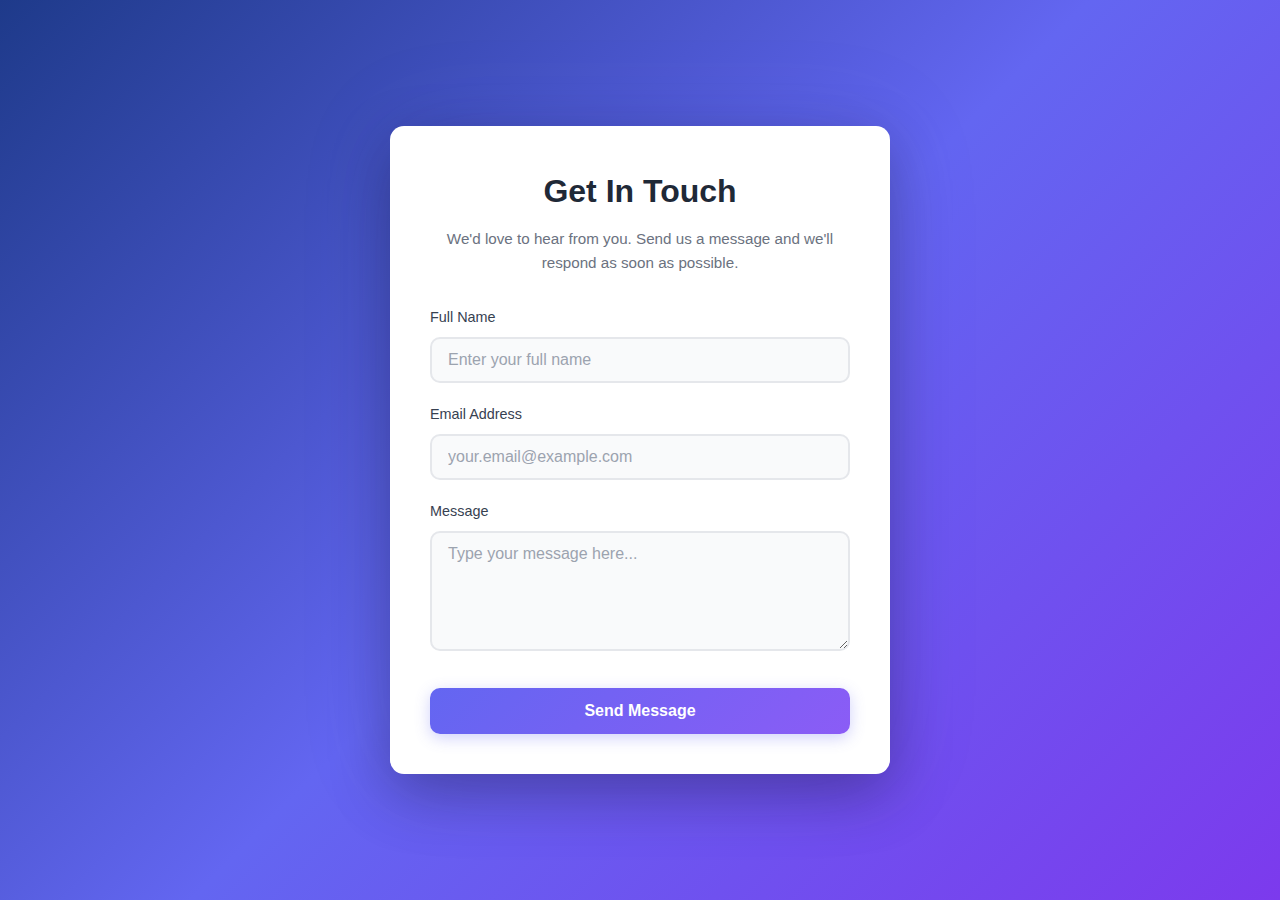
<file: Task2/Contact Form/index.html>
<!DOCTYPE html>
<html lang="en">
<head>
    <meta charset="UTF-8">
    <meta name="viewport" content="width=device-width, initial-scale=1.0">
    <title>Contact Form</title>
    <link rel="stylesheet" href="style.css">
</head>
<body>
    <main class="container">
        <div class="form-wrapper">
            <h1>Get In Touch</h1>
            <p class="subtitle">We'd love to hear from you. Send us a message and we'll respond as soon as possible.</p>
            <form id="contactForm" novalidate>
                <div class="form-group">
                  <label for="name">Full Name</label>
                    <input 
                        type="text" 
                        id="name" 
                        name="name" 
                        placeholder="Enter your full name"
                        required
                        aria-required="true"
                    >
                    <span class="error-message" id="nameError"></span>
                </div>
                <div class="form-group">
                                        <label for="email">Email Address</label>
                    <input 
                        type="email" 
                        id="email" 
                        name="email" 
                        placeholder="your.email@example.com"
                        required
                        aria-required="true"
                    >
                    <span class="error-message" id="emailError"></span>
                </div>
                <div class="form-group">
                                        <label for="message">Message</label>
                    <textarea 
                        id="message" 
                        name="message" 
                        rows="5" 
                        placeholder="Type your message here..."
                        required
                        aria-required="true"
                    ></textarea>
                    <span class="error-message" id="messageError"></span>
                </div>
                <button type="submit" class="submit-btn">
                    Send Message
                </button>

                <div class="success-message" id="successMessage">
                    ✓ Message sent successfully!
                </div>
            </form>
        </div>
    </main>
    <script src="script.js"></script>
</body>
</html>
</file>
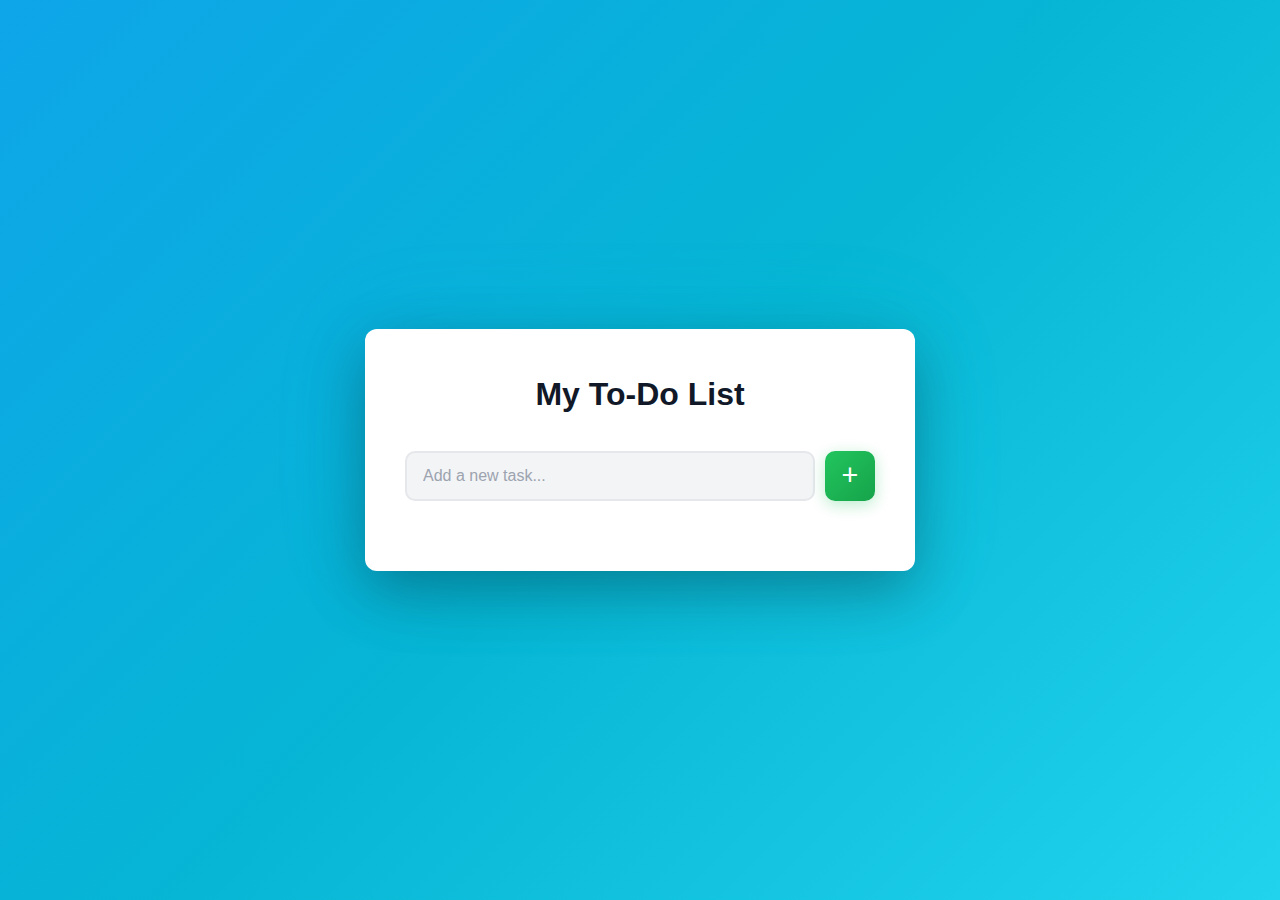
<file: Task2/To-Do List/index.html>
<!DOCTYPE html>
<html lang="en">
<head>
    <meta charset="UTF-8">
    <meta name="viewport" content="width=device-width, initial-scale=1.0">
    <title>Todo List</title>
    <link rel="stylesheet" href="style.css">
</head>
<body>
    <main class="container">
        <div class="app-wrapper">
            <h1>My To-Do List</h1>
            <div class="inpt-section">
                <input 
                    type="text" 
                    id="todoInput" 
                    placeholder="Add a new task..."
                    aria-label="New todo item"
                >
                <button id="addBtn" aria-label="Add todo item">
                    <span>+</span>
                </button>
            </div>
                <ul id="todo" class="todo-list">
                    <!-- Todos Here -->
                </ul>
        </div>
    </main>

    <script src="script.js"></script>
</body>
</html>
</file>
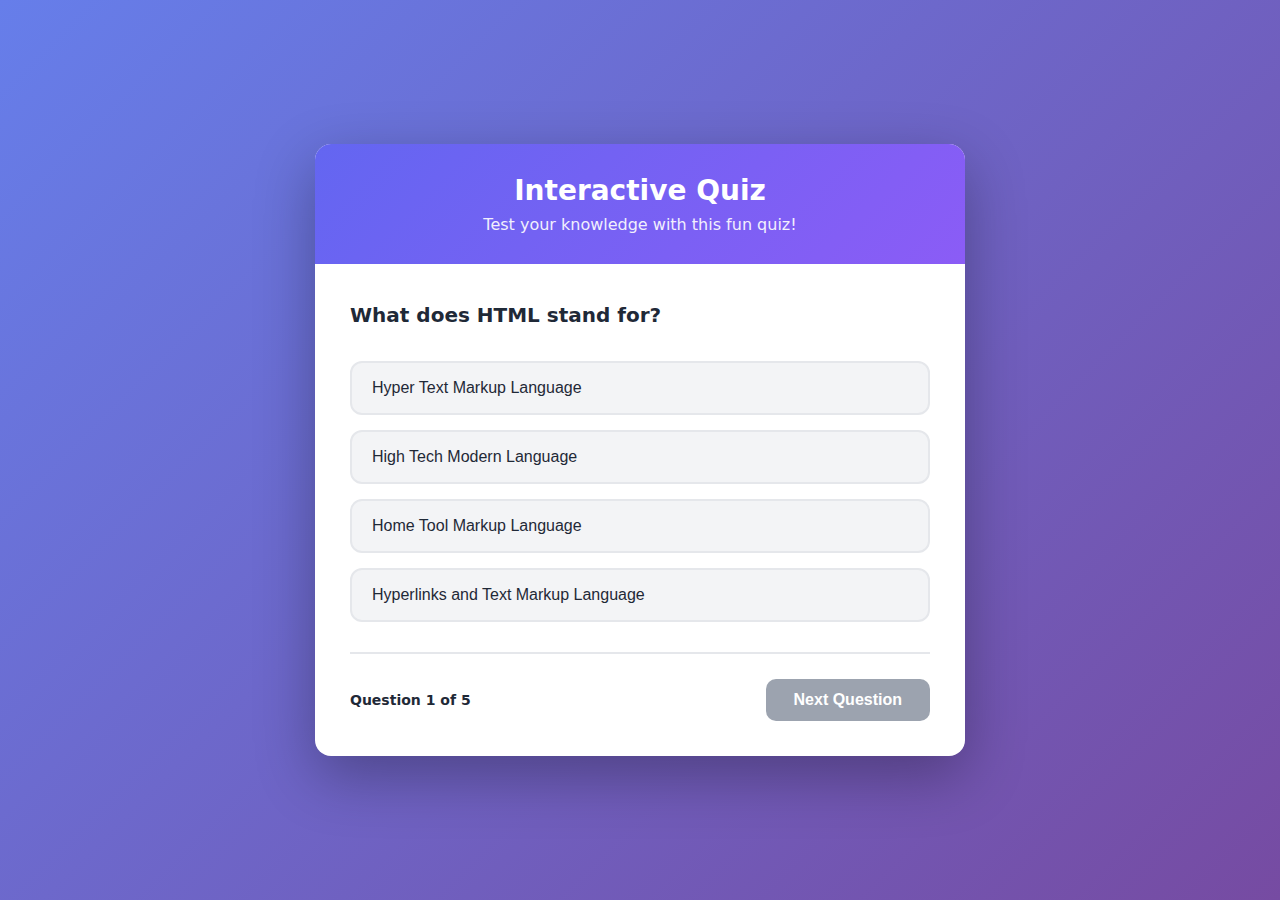
<file: Task3/Interactive Quiz/index.html>
<!DOCTYPE html>
<html lang="en">
<head>
    <meta charset="UTF-8">
    <meta name="viewport" content="width=device-width, initial-scale=1.0">
    <title>Interactive Quiz App</title>
    <link rel="stylesheet" href="style.css">
</head>
<body>
    <main class="quiz-container">
        <header class="quiz-header">
            <h1>Interactive Quiz</h1>
            <p>Test your knowledge with this fun quiz!</p>
        </header>

        <div class="quiz-content" id="quizContent">
            <div class="question-box">
                <h2 class="question-text" id="questionText">Question will appear here</h2>
            </div>

            <div class="options-container" id="optionsContainer">
                <!-- Options will be generated dynamically -->
            </div>

            <div class="quiz-footer">
                <div class="question-counter" id="questionCounter">
                    <span>Question <span id="currentQuestion">1</span> of <span id="totalQuestions">5</span></span>
                </div>
                <button class="btn btn-next" id="nextBtn">Next Question</button>
            </div>
        </div>

        <div class="result-container hidden" id="resultContainer">
            <div class="result-content">
                <h2>Quiz Completed!</h2>
                <div class="score-circle">
                    <div class="score-value" id="scoreValue">0</div>
                    <div class="score-label">out of <span id="totalScore">5</span></div>
                </div>
                <p class="score-message" id="scoreMessage">Great job!</p>
                <button class="btn btn-restart" id="restartBtn">Restart Quiz</button>
            </div>
        </div>
    </main>

    <script src="script.js"></script>
</body>
</html>
</file>
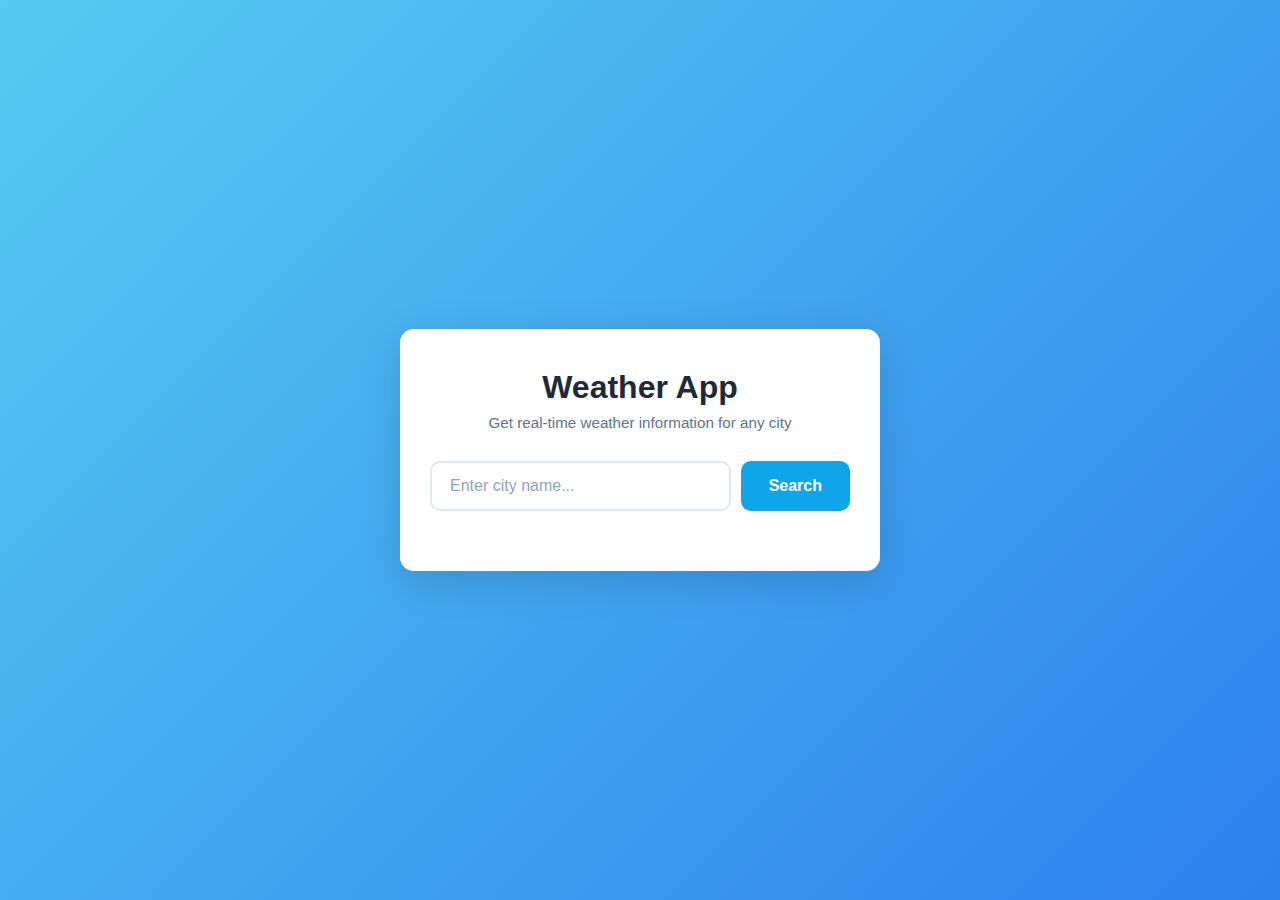
<file: Task3/Weather App/index.html>
<!DOCTYPE html>
<html lang="en">
<head>
    <meta charset="UTF-8">
    <meta name="viewport" content="width=device-width, initial-scale=1.0">
    <title>Weather App | Real-Time Weather Data</title>
    <link rel="stylesheet" href="style.css">
</head>
<body>
    <main class="container">
        <div class="weather-card">
            <h1>Weather App</h1>
            <p class="subtitle">Get real-time weather information for any city</p>
            
            <div class="search-container">
                <input 
                    type="text" 
                    id="cityInput" 
                    class="city-input" 
                    placeholder="Enter city name..."
                    autocomplete="off"
                >
                <button id="searchBtn" class="search-btn">Search</button>
            </div>

            <div id="errorMessage" class="error-message hidden">
                City not found. Please try again.
            </div>

            <div id="weatherInfo" class="weather-info hidden">
                <div class="weather-details">
                    <h2 id="cityName" class="city-name">London</h2>
                    <div class="temperature-container">
                        <span id="temperature" class="temperature">15.5C</span>
                    </div>
                    <p id="weatherCondition" class="weather-condition">partly cloudy</p>
                    <div class="humidity-container">
                        <span class="humidity-label">Humidity:</span>
                        <span id="humidity" class="humidity-value">72</span>
                    </div>
                </div>
            </div>
        </div>
    </main>

    <script src="script.js"></script>
</body>
</html>
</file>
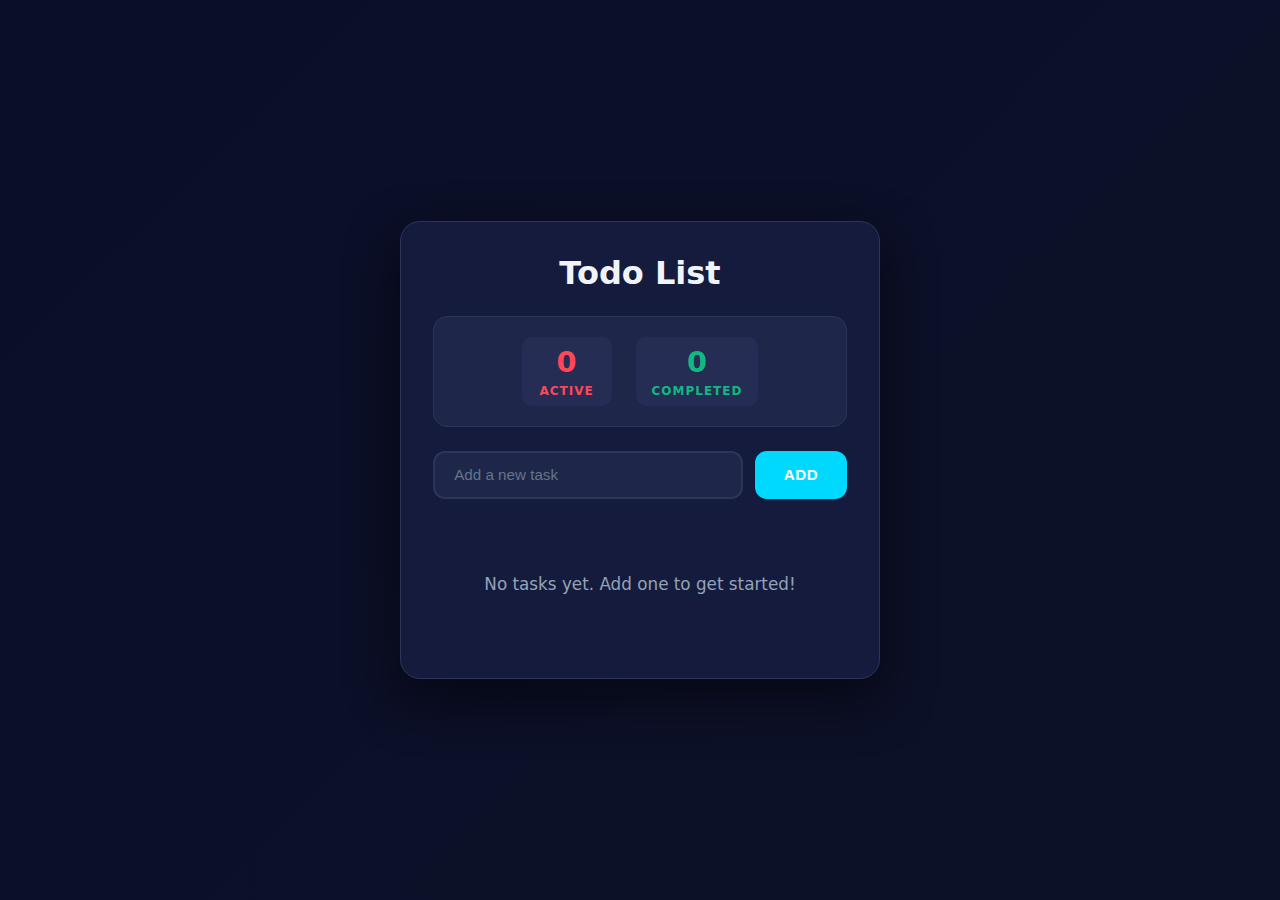
<file: Task4/To-do List/index.html>
<!DOCTYPE html>
<html lang="en">
<head>
    <meta charset="UTF-8">
    <meta name="viewport" content="width=device-width, initial-scale=1.0">
    <title>Todo List App</title>
    <link rel="stylesheet" href="style.css">
</head>
<body>
    <main class="todo-app">
        <h1>Todo List</h1>
        
        <!-- Task Counter Section -->
        <div class="task-stats">
            <span class="stat-item">
                <span class="stat-number" id="active-count">0</span>
                <span class="stat-label">Active</span>
            </span>
            <span class="stat-item">
                <span class="stat-number" id="completed-count">0</span>
                <span class="stat-label">Completed</span>
            </span>
        </div>
        
        <!-- Input Section -->
        <div class="todo-input">
            <input type="text" id="todo-input" placeholder="Add a new task" aria-label="New task">
            <button id="add-btn">Add</button>
        </div>
        
        <!-- Todo List -->
        <ul id="todo-list"></ul>
        
        <!-- Empty State -->
        <div class="empty-state" id="empty-state">
            <p class="empty-message">No tasks yet. Add one to get started!</p>
        </div>
    </main>
    
    <script src="script.js"></script>
</body>
</html>
</file>
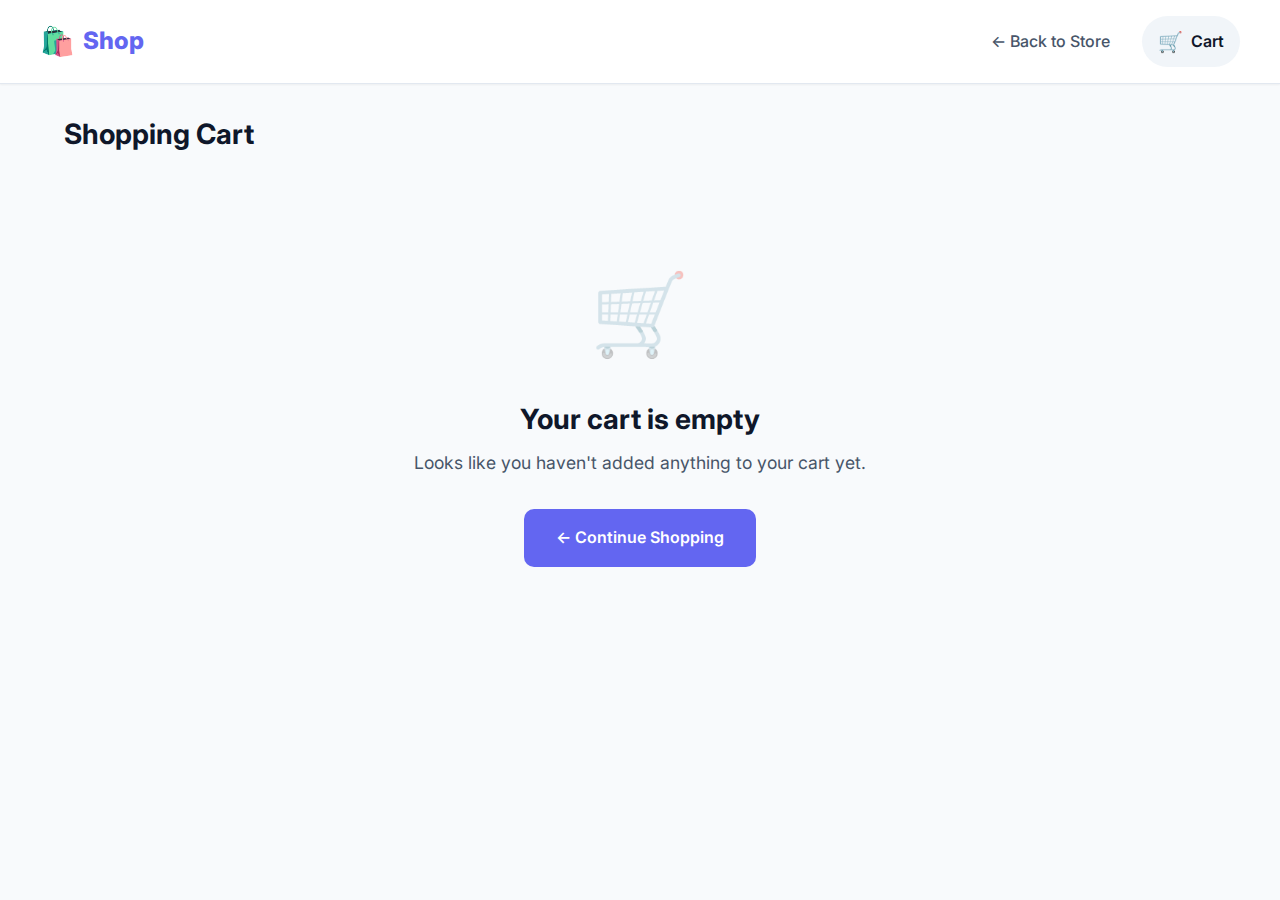
<file: Task5/cart.html>
<!DOCTYPE html>
<html lang="en">

<head>
    <meta charset="UTF-8">
    <meta name="viewport" content="width=device-width, initial-scale=1.0">
    <title>Shopping Cart - ShopEase</title>
    <meta name="description" content="Review your cart and checkout your selected items.">
    <link rel="preconnect" href="https://fonts.googleapis.com">
    <link rel="preconnect" href="https://fonts.gstatic.com" crossorigin>
    <link href="https://fonts.googleapis.com/css2?family=Inter:wght@400;500;600;700;800&display=swap" rel="stylesheet">
    <link rel="stylesheet" href="css/style.css">
    <link rel="stylesheet" href="css/cart.css">
</head>

<body>
    <!-- Header -->
    <header class="header">
        <div class="header-container">
            <a href="index.html" class="logo">
                <span class="logo-icon">🛍️</span>
                <span>Shop</span>
            </a>
            <nav class="nav-links">
                <a href="index.html" class="nav-link">← Back to Store</a>
                <a href="cart.html" class="cart-link" id="cart-link">
                    <span class="cart-icon">🛒</span>
                    <span>Cart</span>
                    <span class="cart-count" id="cart-count">0</span>
                </a>
            </nav>
        </div>
    </header>

    <!-- Main Content -->
    <main class="container">
        <div class="cart-header">
            <h1>Shopping Cart <span class="item-count" id="item-count"></span></h1>
        </div>

        <!-- Cart Container -->
        <div class="cart-container" id="cart-container">
        </div>
    </main>

    <script src="js/cart.js"></script>
</body>

</html>
</file>
<file: Task2/Contact Form/style.css>
*{
    padding: 0;
    margin: 0;
    box-sizing: border-box;
}
body {
    font-family: -apple-system, BlinkMacSystemFont, 'Segoe UI', Roboto, Oxygen, Ubuntu, Cantarell, sans-serif;
    line-height: 1.6;
    color: #1f2937;
    min-height: 100vh;
    background: linear-gradient(135deg, #1e3a8a 0%, #6366f1 50%, #7c3aed 100%);
    background-attachment: fixed;
}
.container {
    display: flex;
    justify-content: center;
    align-items: center;
    min-height: 100vh;
    padding: 20px;
}

.form-wrapper {
    background: #ffffff;
    max-width: 500px;
    width: 100%;
    padding: 40px;
    border-radius: 14px;
    box-shadow: 0 20px 60px rgba(0, 0, 0, 0.3), 0 0 100px rgba(99, 102, 241, 0.1);
    animation: fadeInUp 0.8s ease-out;
}

@keyframes fadeInUp {
    from {
        opacity: 0;
        transform: translateY(30px);
    }
    to {
        opacity: 1;
        transform: translateY(0);
    }
}

h1 {
    font-size: 2rem;
    font-weight: 600;
    color: #1f2937;
    margin-bottom: 10px;
    text-align: center;
}

.subtitle {
    font-size: 0.95rem;
    color: #6b7280;
    text-align: center;
    margin-bottom: 30px;
    font-weight: 400;
}

form {
    display: flex;
    flex-direction: column;
}

.form-group {
    margin-bottom: 20px;
}

label {
    display: block;
    font-size: 0.9rem;
    font-weight: 500;
    color: #374151;
    margin-bottom: 8px;
}

input,
textarea {
    width: 100%;
    padding: 12px 16px;
    font-size: 1rem;
    font-family: inherit;
    color: #1f2937;
    background: #f9fafb;
    border: 2px solid #e5e7eb;
    border-radius: 10px;
    transition: all 0.3s ease;
    outline: none;
}

input:focus,
textarea:focus {
    background: #ffffff;
    border-color: #6366f1;
    box-shadow: 0 0 0 4px rgba(99, 102, 241, 0.1), 0 4px 12px rgba(99, 102, 241, 0.15);
    transform: translateY(-2px);
}

input::placeholder,
textarea::placeholder {
    color: #9ca3af;
}

textarea {
    resize: vertical;
    min-height: 120px;
}

.submit-btn {
    width: 100%;
    padding: 14px 24px;
    font-size: 1rem;
    font-weight: 600;
    color: #ffffff;
    background: linear-gradient(135deg, #6366f1 0%, #8b5cf6 100%);
    border: none;
    border-radius: 10px;
    cursor: pointer;
    transition: all 0.3s ease;
    box-shadow: 0 4px 15px rgba(99, 102, 241, 0.3);
    margin-top: 10px;
}

.submit-btn:hover {
    background: linear-gradient(135deg, #4f46e5 0%, #7c3aed 100%);
    transform: translateY(-2px) scale(1.02);
    box-shadow: 0 6px 20px rgba(99, 102, 241, 0.4);
}

.submit-btn:active {
    transform: translateY(0) scale(0.98);
}

.error-message {
    display: none;
    font-size: 0.85rem;
    color: #ef4444;
    margin-top: 6px;
    font-weight: 500;
}

.error-message.show {
    display: block;
    animation: shake 0.3s ease;
}

@keyframes shake {
    0%, 100% {
        transform: translateX(0);
    }
    25% {
        transform: translateX(-5px);
    }
    75% {
        transform: translateX(5px);
    }
}

input.error,
textarea.error {
    border-color: #ef4444;
    background: #fef2f2;
}

.success-message {
    display: none;
    padding: 14px 20px;
    background: linear-gradient(135deg, #10b981 0%, #059669 100%);
    color: #ffffff;
    border-radius: 10px;
    text-align: center;
    font-weight: 500;
    margin-top: 20px;
    box-shadow: 0 4px 15px rgba(16, 185, 129, 0.3);
}

.success-message.show {
    display: block;
    animation: slideIn 0.5s ease;
}
@keyframes slideIn {
    from {
        opacity: 0;
        transform: translateY(-20px);
    }
    to {
        opacity: 1;
        transform: translateY(0);
    }
}

@media (max-width: 640px) {
    .form-wrapper {
        padding: 30px 24px;
        border-radius: 12px;
    }

    h1 {
        font-size: 1.75rem;
    }

    .subtitle {
        font-size: 0.9rem;
    }

    input,
    textarea,
    .submit-btn {
        font-size: 0.95rem;
    }
}

@media (max-width: 375px) {
    .container {
        padding: 15px;
    }

    .form-wrapper {
        padding: 24px 20px;
    }

    h1 {
        font-size: 1.5rem;
    }
}
</file>
<file: Task2/To-Do List/style.css>
* {
    margin: 0;
    padding: 0;
    box-sizing: border-box;
}

body {
    font-family: -apple-system, BlinkMacSystemFont, 'Segoe UI', Roboto, Oxygen, Ubuntu, Cantarell, sans-serif;
    line-height: 1.6;
    color: #111827;
    min-height: 100vh;
    background: linear-gradient(135deg, #0ea5e9 0%, #06b6d4 50%, #22d3ee 100%);
    background-attachment: fixed;
}

.container {
    display: flex;
    justify-content: center;
    align-items: center;
     min-height: 100vh;
         padding: 20px;
}
.app-wrapper{
    background: #ffffff;
    max-width: 550px;
    width: 100%;
    padding: 40px;
    border-radius: 12px;
    box-shadow: 0 20px 60px rgba(0, 0, 0, 0.3), 0 0 100px rgba(6, 182, 212, 0.1);
    animation: fadeIn 0.6s ease-out;
}


@keyframes fadeIn {
    from {
        opacity: 0;
        transform: translateY(20px);
    }
    to {
        opacity: 1;
        transform: translateY(0);
    }
}

h1 {
    font-size: 2rem;
    font-weight: 600;
    color: #111827;
    margin-bottom: 30px;
    text-align: center;
}

.inpt-section {
    display: flex;
    gap: 10px;
    margin-bottom: 30px;
}

#todoInput {
    flex: 1;
    padding: 14px 16px;
    font-size: 1rem;
    font-family: inherit;
    color: #111827;
    background: #f3f4f6;
    border: 2px solid #e5e7eb;
    border-radius: 10px;
    transition: all 0.3s ease;
    outline: none;
}

#todoInput:focus {
    background: #ffffff;
    border-color: #22c55e;
    box-shadow: 0 0 0 4px rgba(34, 197, 94, 0.1);
}

#todoInput::placeholder {
    color: #9ca3af;
}

#addBtn {
    width: 50px;
    height: 50px;
    display: flex;
    align-items: center;
    justify-content: center;
    background: linear-gradient(135deg, #22c55e 0%, #16a34a 100%);
    color: #ffffff;
    border: none;
    border-radius: 10px;
    font-size: 1.8rem;
    font-weight: 300;
    cursor: pointer;
    transition: all 0.3s ease;
    box-shadow: 0 4px 15px rgba(34, 197, 94, 0.3);
}

#addBtn:hover {
    background: linear-gradient(135deg, #16a34a 0%, #15803d 100%);
    transform: scale(1.05);
    box-shadow: 0 6px 20px rgba(34, 197, 94, 0.4);
}
#addBtn:active {
    transform: scale(0.95);
}

.todo-list {
    list-style: none;
    display: flex;
    flex-direction: column;
    gap: 12px;
}

.todo-list li {
    display: flex;
    align-items: center;
    justify-content: space-between;
    padding: 16px 18px;
    background: #f9fafb;
    border: 2px solid #e5e7eb;
    border-radius: 10px;
    cursor: pointer;
    transition: all 0.3s ease;
    animation: slideIn 0.4s ease-out;
}

@keyframes slideIn {
    from {
        opacity: 0;
        transform: translateY(20px);
    }
    to {
        opacity: 1;
        transform: translateY(0);
    }
}



.todo-list li:hover {
    background: #f3f4f6;
    border-color: #d1d5db;
    transform: translateX(4px);
}

.todo-list li span {
    flex: 1;
    font-size: 1rem;
    color: #111827;
    transition: all 0.3s ease;
    word-break: break-word;
}

.todo-list li.completed {
    background: #f3f4f6;
    border-color: #e5e7eb;
}

.todo-list li.completed span {
    color: #9ca3af;
    text-decoration: line-through;
    text-decoration-thickness: 2px;
}

.todo-list li.completed:hover {
    background: #e5e7eb;
}


.delete-btn {
    width: 32px;
    height: 32px;
    display: flex;
    align-items: center;
    justify-content: center;
    background: #fee2e2;
    color: #ef4444;
    border: none;
    border-radius: 6px;
    font-size: 1.2rem;
    font-weight: 500;
    cursor: pointer;
    transition: all 0.3s ease;
    flex-shrink: 0;
}

.delete-btn:hover {
    background: #ef4444;
    color: #ffffff;
    transform: scale(1.1);
}

.delete-btn:active {
    transform: scale(0.95);
}
.todo-list li.fade-out {
    animation: fadeOut 0.4s ease-out forwards;
}

.shake {
    animation: shake 0.3s ease;
}

@keyframes shake{
    0% { transform: translateX(0); }
    25% { transform: translateX(-5px); }
    50% { transform: translateX(5px); }
    75% { transform: translateX(-5px); }
    100% { transform: translateX(0); }
}


@keyframes fadeOut {
    to {
        opacity: 0;
        transform: translateX(20px);
    }
}

@media (max-width: 640px) {
    .app-wrapper {
        padding: 30px 20px;
        border-radius: 10px;
    }

    h1 {
        font-size: 1.75rem;
        margin-bottom: 24px;
    }

    .input-section {
        gap: 8px;
        margin-bottom: 24px;
    }

    #todoInput {
        padding: 12px 14px;
        font-size: 0.95rem;
    }

    #addBtn {
        width: 46px;
        height: 46px;
        font-size: 1.6rem;
    }

    .todo-list li {
        padding: 14px 16px;
        font-size: 0.95rem;
    }

    .delete-btn {
        width: 30px;
        height: 30px;
        font-size: 1.1rem;
    }
}


@media (max-width: 375px) {
    .container {
        padding: 15px;
    }

    .app-wrapper {
        padding: 24px 16px;
    }

    h1 {
        font-size: 1.5rem;
    }

    .todo-list li {
        padding: 12px 14px;
    }
}
</file>
<file: Task3/Interactive Quiz/style.css>
* {
    margin: 0;
    padding: 0;
    box-sizing: border-box;
}

body {
    font-family: -apple-system, BlinkMacSystemFont, 'Segoe UI', system-ui, sans-serif;
    background: linear-gradient(135deg, #667eea 0%, #764ba2 100%);
    min-height: 100vh;
    display: flex;
    justify-content: center;
    align-items: center;
    padding: 20px;
    color: #1f2937;
}

.quiz-container {
    background: #ffffff;
    max-width: 650px;
    width: 100%;
    border-radius: 16px;
    box-shadow: 0 20px 60px rgba(0, 0, 0, 0.3);
    overflow: hidden;
    animation: fadeInUp 0.6s ease-out;
}


@keyframes fadeInUp {
    from {
        opacity: 0;
        transform: translateY(30px);
    }
    to {
        opacity: 1;
        transform: translateY(0);
    }
}

.quiz-header {
    background: linear-gradient(135deg, #6366f1 0%, #8b5cf6 100%);
    color: #ffffff;
    padding: 30px;
    text-align: center;
}

.quiz-header h1 {
    font-size: 28px;
    font-weight: 600;
    margin-bottom: 8px;
}

.quiz-header p {
    font-size: 16px;
    opacity: 0.9;
    font-weight: 400;
}

.quiz-content {
    padding: 35px;
}

.question-box {
    margin-bottom: 30px;
}

.question-text {
    font-size: 20px;
    font-weight: 600;
    color: #1f2937;
    line-height: 1.6;
}

.options-container {
    display: flex;
    flex-direction: column;
    gap: 15px;
    margin-bottom: 30px;
}

.option-btn {
    background: #f3f4f6;
    border: 2px solid #e5e7eb;
    padding: 16px 20px;
    border-radius: 12px;
    font-size: 16px;
    color: #1f2937;
    cursor: pointer;
    transition: all 0.3s ease;
    text-align: left;
    font-weight: 500;
    position: relative;
    overflow: hidden;
}

.option-btn:hover {
    background: #e0e7ff;
    border-color: #6366f1;
    transform: translateX(5px);
}

.option-btn:active {
    transform: scale(0.98);
}

.option-btn.correct {
    background: #dcfce7;
    border-color: #22c55e;
    color: #166534;
}

.option-btn.wrong {
    background: #fee2e2;
    border-color: #ef4444;
    color: #991b1b;
}

.option-btn.disabled {
    cursor: not-allowed;
    opacity: 0.6;
}

.option-btn.disabled:hover {
    transform: none;
}

.quiz-footer {
    display: flex;
    justify-content: space-between;
    align-items: center;
    margin-top: 25px;
    padding-top: 25px;
    border-top: 2px solid #e5e7eb;
}

.question-counter {
    font-size: 14px;
    color: #6b7280;
    font-weight: 500;
}

.question-counter span {
    color: #1f2937;
    font-weight: 600;
}

.btn {
    padding: 12px 28px;
    border: none;
    border-radius: 10px;
    font-size: 16px;
    font-weight: 600;
    cursor: pointer;
    transition: all 0.3s ease;
    outline: none;
}

.btn-next {
    background: #6366f1;
    color: #ffffff;
}

.btn-next:hover {
    background: #4f46e5;
    transform: translateY(-2px);
    box-shadow: 0 8px 16px rgba(99, 102, 241, 0.3);
}

.btn-next:active {
    transform: translateY(0);
}

.btn-next:disabled {
    background: #9ca3af;
    cursor: not-allowed;
    transform: none;
    box-shadow: none;
}

.btn-restart {
    background: #6366f1;
    color: #ffffff;
    padding: 14px 32px;
    font-size: 18px;
}

.btn-restart:hover {
    background: #4f46e5;
    transform: scale(1.05);
    box-shadow: 0 10px 20px rgba(99, 102, 241, 0.4);
}


.result-container {
    padding: 50px 35px;
    text-align: center;
    animation: fadeInUp 0.6s ease-out;
}

/* .result-container.hidden {
    display: none;
} */

.result-content h2 {
    font-size: 32px;
    font-weight: 600;
    color: #1f2937;
    margin-bottom: 30px;
}

.score-circle {
    width: 180px;
    height: 180px;
    margin: 0 auto 30px;
    border-radius: 50%;
    background: linear-gradient(135deg, #6366f1 0%, #8b5cf6 100%);
    display: flex;
    flex-direction: column;
    justify-content: center;
    align-items: center;
    box-shadow: 0 15px 35px rgba(99, 102, 241, 0.4);
    animation: scaleIn 0.5s ease-out 0.3s backwards;
}

@keyframes scaleIn {
    from {
        transform: scale(0);
        opacity: 0;
    }
    to {
        transform: scale(1);
        opacity: 1;
    }
}

.score-value {
    font-size: 56px;
    font-weight: 700;
    color: #ffffff;
    line-height: 1;
}

.score-label {
    font-size: 16px;
    color: #ffffff;
    opacity: 0.9;
    margin-top: 8px;
}

.score-message {
    font-size: 18px;
    color: #6b7280;
    margin-bottom: 30px;
}
/* Utillity Class */
.hidden {
    display: none;
}

@media (max-width: 480px) {
    body {
        padding: 15px;
    }

    .quiz-container {
        border-radius: 12px;
    }

    .quiz-header {
        padding: 25px 20px;
    }

    .quiz-header h1 {
        font-size: 24px;
    }

    .quiz-header p {
        font-size: 14px;
    }

    .quiz-content {
        padding: 25px 20px;
    }

    .question-text {
        font-size: 18px;
    }

    .option-btn {
        padding: 14px 16px;
        font-size: 15px;
    }

    .option-btn:hover {
        transform: translateX(3px);
    }

    .quiz-footer {
        flex-direction: column;
        gap: 15px;
        align-items: stretch;
    }

    .btn-next {
        width: 100%;
        padding: 14px;
    }

    .question-counter {
        text-align: center;
    }

    .result-container {
        padding: 40px 20px;
    }

    .result-content h2 {
        font-size: 26px;
    }

    .score-circle {
        width: 150px;
        height: 150px;
    }

    .score-value {
        font-size: 48px;
    }

    .score-label {
        font-size: 14px;
    }

    .btn-restart {
        padding: 12px 28px;
        font-size: 16px;
    }
}

/* Responsive Design - Tablet */
@media (max-width: 768px) and (min-width: 481px) {
    .quiz-container {
        max-width: 600px;
    }

    .quiz-header h1 {
        font-size: 26px;
    }

    .quiz-content {
        padding: 30px 25px;
    }

    .question-text {
        font-size: 19px;
    }

    .option-btn {
        padding: 15px 18px;
    }
}
</file>
<file: Task3/Weather App/style.css>
* {
    margin: 0;
    padding: 0;
    box-sizing: border-box;
}


body {
    font-family: -apple-system, BlinkMacSystemFont, 'Segoe UI', Roboto, 'Helvetica Neue', Arial, sans-serif;
    background: linear-gradient(135deg, #56ccf2 0%, #2f80ed 100%);
    min-height: 100vh;
    display: flex;
    justify-content: center;
    align-items: center;
    padding: 20px;
    animation: fadeIn 0.6s ease-in;
}

@keyframes fadeIn {
    from {
        opacity: 0;
    }
    to {
        opacity: 1;
    }
}

.container {
    width: 100%;
    max-width: 480px;
}

.weather-card {
    background: #ffffff;
    border-radius: 14px;
    padding: 40px 30px;
    box-shadow: 0 10px 40px rgba(0, 0, 0, 0.15);
    text-align: center;
}

h1 {
    color: #1e293b;
    font-size: 2rem;
    font-weight: 600;
    margin-bottom: 8px;
}

.subtitle {
    color: #64748b;
    font-size: 0.95rem;
    font-weight: 400;
    margin-bottom: 30px;
}

.search-container {
    display: flex;
    gap: 10px;
    margin-bottom: 20px;
}
.city-input {
    flex: 1;
    padding: 14px 18px;
    font-size: 1rem;
    border: 2px solid #e2e8f0;
    border-radius: 10px;
    outline: none;
    transition: border-color 0.3s ease;
    color: #1e293b;
}

.city-input:focus {
    border-color: #0e95e9;
}

.city-input::placeholder {
    color: #94a3b8;
}

.search-btn {
    padding: 14px 28px;
    background: #0ea5e9;
    color: #ffffff;
    border: none;
    border-radius: 10px;
    font-size: 1rem;
    font-weight: 600;
    cursor: pointer;
    transition: all 0.3s ease;
}

.search-btn:hover {
    background: #0284c7;
    transform: translateY(-2px);
    box-shadow: 0 6px 20px rgba(14, 165, 233, 0.3);
}


.error-message {
    background: #fef2f2;
    color: #ef4444;
    padding: 12px 16px;
    border-radius: 8px;
    margin-bottom: 20px;
    font-size: 0.9rem;
    animation: slideDown 0.4s ease;
}

.weather-info {
    margin-top: 30px;
    animation: fadeInWeather 0.5s ease;
}

@keyframes fadeInWeather {
    from {
        opacity: 0;
        transform: translateY(10px);
    }
    to {
        opacity: 1;
        transform: translateY(0);
    }
}

@keyframes slideDown {
    from {
        opacity: 0;
        transform: translateY(-10px);
    }
    to {
        opacity: 1;
        transform: translateY(0);
    }
}

.weather-details {
    padding: 20px 0;
}

.city-name {
    color: #1e293b;
    font-size: 1.8rem;
    font-weight: 600;
    margin-bottom: 20px;
}

.temperature-container {
    margin: 20px 0;
}

.temperature {
    font-size: 4rem;
    font-weight: 600;
    color: #0ea5e9;
    line-height: 1;
}

.humidity-container {
    display: flex;
    justify-content: center;
    align-items: center;
    gap: 8px;
    padding: 12px 20px;
    background: #f1f5f9;
    border-radius: 8px;
    margin-top: 20px;
}

.humidity-label {
    color: #64748b;
    font-size: 1rem;
    font-weight: 500;
}

.humidity-value {
    color: #1e293b;
    font-size: 1rem;
    font-weight: 600;
}

/* Utility Classes */
.hidden {
    display: none;
}



/* Responsive Design - Mobile */
@media (max-width: 480px) {
    .weather-card {
        padding: 30px 20px;
    }
    
    h1 {
        font-size: 1.6rem;
    }
    
    .subtitle {
        font-size: 0.85rem;
    }
    
    .search-container {
        flex-direction: column;
    }
    
    .city-input,
    .search-btn {
        width: 100%;
    }
    
    .temperature {
        font-size: 3.5rem;
    }
    
    .city-name {
        font-size: 1.5rem;
    }
    
    .weather-condition {
        font-size: 1.1rem;
    }
}

/* Responsive Design - Tablet */
@media (max-width: 768px) and (min-width: 481px) {
    .weather-card {
        padding: 35px 25px;
    }
    
    h1 {
        font-size: 1.8rem;
    }
    
    .temperature {
        font-size: 3.8rem;
    }
}
</file>
<file: Task4/To-do List/style.css>
* {
    margin: 0;
    padding: 0;
    box-sizing: border-box;
}

body {
    background: linear-gradient(135deg, #0a0e27 0%, #0d1128 100%);
    color: #f0f4f8;
    font-family: system-ui,'Segoe UI', sans-serif;
    display: flex;
    align-items: center;
    justify-content: center;
    min-height: 100vh;
    padding: 1rem;
}

/* APP CONTAINER */
.todo-app {
    background: #151b3d;
    padding: 2rem;
    width: 100%;
    max-width: 480px;
    border-radius: 20px;
    box-shadow: 0 20px 50px rgba(0, 0, 0, 0.5);
    border: 1px solid #2d3659;
}

.todo-app h1 {
    text-align: center;
    margin-bottom: 1.5rem;
    font-size: 2rem;
    font-weight: 700;
    color: #f0f4f8;
}

/* TASK STATS SECTION */
.task-stats {
    display: flex;
    justify-content: center;
    gap: 1.5rem;
    margin-bottom: 1.5rem;
    padding: 1.25rem;
    background: #1e2749;
    border-radius: 14px;
    border: 1px solid #2d3659;
}

.stat-item {
    display: flex;
    flex-direction: column;
    align-items: center;
    gap: 0.3rem;
    padding: 0.5rem 1rem;
    border-radius: 10px;
    background: #252d54;
    min-width: 90px;
    transition: all 0.3s ease;
}

.stat-item:hover {
    transform: translateY(-2px);
}

/* ACTIVE COUNTER */
.stat-item:first-child:hover {
    background: rgba(255, 71, 87, 0.1);
}

.stat-item:first-child .stat-number,
.stat-item:first-child .stat-label {
    color: #ff4757;
}

/* COMPLETED COUNTER */
.stat-item:last-child:hover {
    background: rgba(16, 185, 129, 0.1);
}

.stat-item:last-child .stat-number,
.stat-item:last-child .stat-label {
    color: #10b981;
}

.stat-number {
    font-size: 1.8rem;
    font-weight: 800;
}

.stat-label {
    font-size: 0.75rem;
    text-transform: uppercase;
    letter-spacing: 1px;
    font-weight: 600;
}

/* INPUT SECTION */
.todo-input {
    display: flex;
    gap: 0.75rem;
    margin-bottom: 1.5rem;
}

#todo-input {
    flex: 1;
    background: #1e2749;
    border: 2px solid #2d3659;
    border-radius: 12px;
    padding: 0.85rem 1.2rem;
    color: #f0f4f8;
    font-size: 0.95rem;
    outline: none;
    transition: all 0.3s ease;
}

#todo-input:focus {
    border-color: #00d9ff;
    background: #252d54;
}

#todo-input::placeholder {
    color: #64748b;
}

#todo-input.error {
    border-color: #ef4444;
    animation: shake 0.4s ease;
}

#add-btn {
    background: #00d9ff;
    border: none;
    border-radius: 12px;
    padding: 0 1.8rem;
    color: #ffffff;
    font-weight: 700;
    font-size: 0.95rem;
    cursor: pointer;
    transition: all 0.3s ease;
    text-transform: uppercase;
    letter-spacing: 0.5px;
}

#add-btn:hover {
    background: #00b8db;
    transform: translateY(-2px);
}

#add-btn:active {
    transform: translateY(0);
}

/* TODO LIST */
#todo-list {
    list-style: none;
    display: flex;
    flex-direction: column;
    gap: 0.75rem;
    min-height: 50px;
}

.todo-item {
    display: flex;
    align-items: center;
    gap: 0.85rem;
    background: #1e2749;
    padding: 0.85rem 1.1rem;
    border-radius: 12px;
    border: 1px solid #2d3659;
    animation: fadeIn 0.3s ease;
    transition: all 0.3s ease;
    position: relative;
    overflow: hidden;
}

.todo-item::before {
    content: '';
    position: absolute;
    left: 0;
    top: 0;
    height: 100%;
    width: 3px;
    background: #00d9ff;
    opacity: 0;
    transition: opacity 0.3s ease;
}

.todo-item:hover {
    border-color: #3d4a73;
    background: #252d54;
    transform: translateX(4px);
}

.todo-item:hover::before {
    opacity: 1;
}

/* CHECKBOX */
.todo-checkbox {
    appearance: none;
    width: 22px;
    height: 22px;
    border: 2px solid #3d4a73;
    border-radius: 6px;
    cursor: pointer;
    position: relative;
    transition: all 0.3s ease;
    background: #151b3d;
}

.todo-checkbox:hover {
    border-color: #00d9ff;
}

.todo-checkbox:checked {
    background: #10b981;
    border-color: #10b981;
}

.todo-checkbox:checked::after {
    content: '';
    position: absolute;
    top: 3px;
    left: 7px;
    width: 5px;
    height: 10px;
    border: solid #ffffff;
    border-width: 0 2.5px 2.5px 0;
    transform: rotate(45deg);
}

/* TODO TEXT */
.todo-text {
    color: #f0f4f8;
    font-size: 0.95rem;
    flex: 1;
    word-break: break-word;
    line-height: 1.5;
}

/* COMPLETED */
.todo-item.completed {
    background: rgba(30, 39, 73, 0.5);
}

.todo-item.completed .todo-text {
    text-decoration: line-through;
    color: #64748b;
    opacity: 0.5;
}

.todo-item.completed::before {
    background: #10b981;
    opacity: 0.5;
}

/* DELETE BUTTON */
.delete-btn {
    background: transparent;
    border: none;
    color: #64748b;
    font-size: 1.6rem;
    cursor: pointer;
    transition: all 0.3s ease;
    width: 28px;
    height: 28px;
    border-radius: 6px;
    display: flex;
    align-items: center;
    justify-content: center;
}

.delete-btn:hover {
    background: rgba(239, 68, 68, 0.15);
    color: #ef4444;
    transform: scale(1.15);
}

/* EMPTY STATE */
.empty-state {
    display: none;
    flex-direction: column;
    align-items: center;
    justify-content: center;
    padding: 3rem 2rem;
    text-align: center;
}

.empty-state.show {
    display: flex;
}

.empty-message {
    color: #94a3b8;
    font-size: 1.05rem;
    line-height: 1.6;
    font-weight: 500;
}

/* ANIMATIONS */
@keyframes fadeIn {
    from {
        opacity: 0;
        transform: translateY(12px);
    }
    to {
        opacity: 1;
        transform: translateY(0);
    }
}

@keyframes shake {
    0%, 100% { transform: translateX(0); }
    20%, 60% { transform: translateX(8px); }
    40%, 80% { transform: translateX(-8px); }
}

/* RESPONSIVE */
@media (max-width: 480px) {
    .todo-app {
        padding: 1.5rem;
        border-radius: 16px;
    }

    .todo-app h1 {
        font-size: 1.6rem;
    }

    .stat-number {
        font-size: 1.5rem;
    }

    .stat-label {
        font-size: 0.7rem;
    }

    .todo-text {
        font-size: 0.9rem;
    }
}
</file>
<file: Task5/css/style.css>
/* Variables */
:root {
    --primary: #6366f1;
    --primary-hover: #4f46e5;
    --secondary: #64748b;
    --success: #22c55e;
    --danger: #ef4444;
    --warning: #f59e0b;
    --gold: #eab308;
    
    --bg-primary: #f8fafc;
    --bg-secondary: #ffffff;
    --bg-tertiary: #f1f5f9;
    
    --text-primary: #0f172a;
    --text-secondary: #475569;
    --text-muted: #94a3b8;
    
    --border: #e2e8f0;
    --border-hover: #cbd5e1;
    
    --shadow-sm: 0 1px 2px rgba(0, 0, 0, 0.05);
    --shadow-md: 0 4px 6px -1px rgba(0, 0, 0, 0.1), 0 2px 4px -2px rgba(0, 0, 0, 0.1);
    --shadow-lg: 0 10px 15px -3px rgba(0, 0, 0, 0.1), 0 4px 6px -4px rgba(0, 0, 0, 0.1);
    --shadow-xl: 0 20px 25px -5px rgba(0, 0, 0, 0.1), 0 8px 10px -6px rgba(0, 0, 0, 0.1);
    
    --radius-sm: 6px;
    --radius-md: 10px;
    --radius-lg: 14px;
    --radius-full: 9999px;
    
    --transition: all 0.2s ease;
    --transition-slow: all 0.3s ease;
}

*, *::before, *::after {
    margin: 0;
    padding: 0;
    box-sizing: border-box;
}

body {
    font-family: 'Inter', system-ui, -apple-system, 'Segoe UI', sans-serif;
    background: var(--bg-primary);
    color: var(--text-primary);
    line-height: 1.6;
    min-height: 100vh;
}

h1, h2, h3, h4, h5, h6 {
    font-weight: 700;
    line-height: 1.3;
}

a {
    text-decoration: none;
    color: inherit;
}

img {
    max-width: 100%;
    display: block;
}

/* Header*/
.header {
    background: var(--bg-secondary);
    border-bottom: 1px solid var(--border);
    padding: 1rem 1.5rem;
    position: sticky;
    top: 0;
    z-index: 100;
    box-shadow: var(--shadow-sm);
}

.header-container {
    max-width: 1200px;
    margin: 0 auto;
    display: flex;
    justify-content: space-between;
    align-items: center;
}

.logo {
    font-size: 1.5rem;
    font-weight: 800;
    color: var(--primary);
    display: flex;
    align-items: center;
    gap: 0.5rem;
}

.logo-icon {
    font-size: 1.75rem;
}

.nav-links {
    display: flex;
    align-items: center;
    gap: 1.5rem;
}

.nav-link {
    color: var(--text-secondary);
    font-weight: 500;
    transition: var(--transition);
    padding: 0.5rem;
}

.nav-link:hover {
    color: var(--primary);
}

/* Cart Icon with Badge */
.cart-link {
    position: relative;
    display: flex;
    align-items: center;
    gap: 0.5rem;
    padding: 0.6rem 1rem;
    background: var(--bg-tertiary);
    border-radius: var(--radius-full);
    font-weight: 600;
    color: var(--text-primary);
    transition: var(--transition);
}

.cart-link:hover {
    background: var(--primary);
    color: white;
}

.cart-link:hover .cart-count {
    background: white;
    color: var(--primary);
}

.cart-icon {
    font-size: 1.25rem;
}

.cart-count {
    background: var(--primary);
    color: white;
    font-size: 0.75rem;
    font-weight: 700;
    min-width: 20px;
    height: 20px;
    border-radius: var(--radius-full);
    display: flex;
    align-items: center;
    justify-content: center;
    transition: var(--transition);
}

/* Buttons */
.btn {
    display: inline-flex;
    align-items: center;
    justify-content: center;
    gap: 0.5rem;
    padding: 0.75rem 1.5rem;
    font-size: 0.95rem;
    font-weight: 600;
    border: none;
    border-radius: var(--radius-md);
    cursor: pointer;
    transition: var(--transition);
    font-family: inherit;
}

.btn-primary {
    background: var(--primary);
    color: white;
}

.btn-primary:hover {
    background: var(--primary-hover);
    transform: translateY(-2px);
    box-shadow: var(--shadow-md);
}

.btn-secondary {
    background: var(--bg-tertiary);
    color: var(--text-primary);
    border: 1px solid var(--border);
}

.btn-secondary:hover {
    background: var(--border);
    border-color: var(--border-hover);
}

.btn-danger {
    background: var(--danger);
    color: white;
}

.btn-danger:hover {
    background: #dc2626;
}

.btn-icon {
    width: 36px;
    height: 36px;
    padding: 0;
    border-radius: var(--radius-md);
    font-size: 1.1rem;
}

.btn-sm {
    padding: 0.5rem 1rem;
    font-size: 0.85rem;
}

/* Badges */
.badge {
    display: inline-flex;
    align-items: center;
    padding: 0.25rem 0.75rem;
    font-size: 0.7rem;
    font-weight: 700;
    text-transform: uppercase;
    letter-spacing: 0.5px;
    border-radius: var(--radius-full);
}

.badge-new {
    background: linear-gradient(135deg, #10b981, #059669);
    color: white;
}

.badge-sale {
    background: linear-gradient(135deg, #ef4444, #dc2626);
    color: white;
}

.badge-bestseller {
    background: linear-gradient(135deg, #f59e0b, #d97706);
    color: white;
}

/* Rating Stars */
.rating {
    display: flex;
    align-items: center;
    gap: 0.5rem;
}

.stars {
    display: flex;
    gap: 2px;
    color: var(--gold);
    font-size: 0.9rem;
}

.star {
    display: inline-block;
}

.star.filled {
    color: var(--gold);
}

.star.half {
    background: linear-gradient(90deg, var(--gold) 50%, var(--text-muted) 50%);
    -webkit-background-clip: text;
    -webkit-text-fill-color: transparent;
    background-clip: text;
}

.star.empty {
    color: var(--text-muted);
}

.review-count {
    font-size: 0.8rem;
    color: var(--text-muted);
}

/* Price Display */
.price-container {
    display: flex;
    align-items: center;
    gap: 0.5rem;
    flex-wrap: wrap;
}

.price {
    font-size: 1.1rem;
    font-weight: 700;
    color: var(--success);
}

.original-price {
    font-size: 0.9rem;
    color: var(--text-muted);
    text-decoration: line-through;
}

/* Form Elements */
select {
    padding: 0.75rem 2.5rem 0.75rem 1rem;
    border: 1px solid var(--border);
    border-radius: var(--radius-md);
    background: var(--bg-secondary);
    font-size: 0.95rem;
    font-family: inherit;
    color: var(--text-primary);
    cursor: pointer;
    transition: var(--transition);
    box-shadow: var(--shadow-sm);
    
    -webkit-appearance: none;
    -moz-appearance: none;
    appearance: none;
    
    background-image: url("data:image/svg+xml,%3Csvg xmlns='http://www.w3.org/2000/svg' width='16' height='16' viewBox='0 0 24 24' fill='none' stroke='%2364748b' stroke-width='2' stroke-linecap='round' stroke-linejoin='round'%3E%3Cpolyline points='6 9 12 15 18 9'%3E%3C/polyline%3E%3C/svg%3E");
    background-repeat: no-repeat;
    background-position: right 0.75rem center;
    background-size: 16px;
}

select:hover {
    border-color: var(--primary);
}

select:focus {
    outline: none;
    border-color: var(--primary);
    box-shadow: 0 0 0 3px rgba(99, 102, 241, 0.15);
}

/* Animations */
@keyframes fadeIn {
    from {
        opacity: 0;
        transform: translateY(10px);
    }
    to {
        opacity: 1;
        transform: translateY(0);
    }
}

@keyframes slideIn {
    from {
        opacity: 0;
        transform: translateX(-10px);
    }
    to {
        opacity: 1;
        transform: translateX(0);
    }
}

@keyframes pulse {
    0%, 100% {
        transform: scale(1);
    }
    50% {
        transform: scale(1.05);
    }
}

@keyframes bounce {
    0%, 100% {
        transform: translateY(0);
    }
    50% {
        transform: translateY(-5px);
    }
}

@keyframes shake {
    0%, 100% {
        transform: translateX(0);
    }
    25% {
        transform: translateX(-5px);
    }
    75% {
        transform: translateX(5px);
    }
}

.animate-fadeIn {
    animation: fadeIn 0.3s ease forwards;
}

.animate-pulse {
    animation: pulse 0.3s ease;
}

/* Container */
.container {
    max-width: 1200px;
    margin: 0 auto;
    padding: 2rem 1.5rem;
}

/* Empty State */
.empty-state {
    text-align: center;
    padding: 4rem 2rem;
    color: var(--text-secondary);
}

.empty-state-icon {
    font-size: 4rem;
    margin-bottom: 1rem;
    opacity: 0.5;
}

.empty-state h2 {
    font-size: 1.5rem;
    margin-bottom: 0.5rem;
    color: var(--text-primary);
}

.empty-state p {
    margin-bottom: 1.5rem;
}

/* Responsive Base */
@media (max-width: 768px) {
    .header {
        padding: 0.875rem 1rem;
    }
    
    .logo {
        font-size: 1.25rem;
    }
    
    .nav-links {
        gap: 1rem;
    }
    
    .cart-link span:not(.cart-count):not(.cart-icon) {
        display: none;
    }
    
    .container {
        padding: 1.5rem 1rem;
    }
}

@media (max-width: 480px) {
    .header-container {
        gap: 0.5rem;
    }
    
    .logo-icon {
        display: none;
    }
}
</file>
<file: Task5/css/cart.css>
.cart-header {
    display: flex;
    align-items: center;
    gap: 1rem;
    margin-bottom: 2rem;
}

.cart-header h1 {
    font-size: 1.75rem;
}

.item-count {
    color: var(--text-secondary);
    font-size: 1rem;
    font-weight: 400;
}

/* Cart Layout */
.cart-container {
    display: grid;
    grid-template-columns: 1fr 360px;
    gap: 2rem;
    align-items: start;
}

.cart-items {
    display: flex;
    flex-direction: column;
    gap: 1rem;
}

.cart-item {
    display: grid;
    grid-template-columns: 100px 1fr auto;
    gap: 1.25rem;
    padding: 1.25rem;
    background: var(--bg-secondary);
    border: 1px solid var(--border);
    border-radius: var(--radius-lg);
    transition: var(--transition);
    animation: slideIn 0.3s ease forwards;
}

.cart-item:hover {
    border-color: var(--primary);
    box-shadow: var(--shadow-md);
}

/* Item Image */
.cart-item-image {
    width: 100px;
    height: 100px;
    border-radius: var(--radius-md);
    overflow: hidden;
    background: var(--bg-tertiary);
}

.cart-item-image img {
    width: 100%;
    height: 100%;
    object-fit: cover;
}

.cart-item-details {
    display: flex;
    flex-direction: column;
    gap: 0.5rem;
}

.cart-item-title {
    font-size: 1.1rem;
    font-weight: 600;
    color: var(--text-primary);
}

.cart-item-category {
    font-size: 0.8rem;
    color: var(--text-muted);
    text-transform: uppercase;
    letter-spacing: 0.5px;
}

.cart-item-price {
    font-size: 1.1rem;
    font-weight: 700;
    color: var(--success);
    margin-top: auto;
}

.cart-item-actions {
    display: flex;
    flex-direction: column;
    align-items: flex-end;
    gap: 1rem;
}

/* Remove Button */
.remove-btn {
    background: none;
    border: none;
    color: var(--text-muted);
    cursor: pointer;
    padding: 0.5rem;
    border-radius: var(--radius-sm);
    transition: var(--transition);
    font-size: 1.25rem;
}

.remove-btn:hover {
    color: var(--danger);
    background: rgba(239, 68, 68, 0.1);
}

.quantity-controls {
    display: flex;
    align-items: center;
    gap: 0.5rem;
    margin-top: auto;
}

.quantity-btn {
    width: 36px;
    height: 36px;
    display: flex;
    align-items: center;
    justify-content: center;
    background: var(--bg-tertiary);
    border: 1px solid var(--border);
    border-radius: var(--radius-md);
    font-size: 1.1rem;
    font-weight: 600;
    color: var(--text-primary);
    cursor: pointer;
    transition: var(--transition);
}

.quantity-btn:hover:not(:disabled) {
    background: var(--primary);
    color: white;
    border-color: var(--primary);
}

.quantity-btn:disabled {
    opacity: 0.5;
    cursor: not-allowed;
}

.quantity-value {
    min-width: 40px;
    text-align: center;
    font-size: 1rem;
    font-weight: 600;
    color: var(--text-primary);
}

.cart-summary {
    position: sticky;
    top: 100px;
    background: var(--bg-secondary);
    border: 1px solid var(--border);
    border-radius: var(--radius-lg);
    padding: 1.5rem;
}

.cart-summary h2 {
    font-size: 1.25rem;
    margin-bottom: 1.5rem;
    padding-bottom: 1rem;
    border-bottom: 1px solid var(--border);
}

.summary-row {
    display: flex;
    justify-content: space-between;
    align-items: center;
    padding: 0.75rem 0;
    color: var(--text-secondary);
}

.summary-row.total {
    font-size: 1.25rem;
    font-weight: 700;
    color: var(--text-primary);
    border-top: 2px solid var(--border);
    margin-top: 0.5rem;
    padding-top: 1rem;
}

.summary-row .value {
    font-weight: 600;
    color: var(--text-primary);
}

.summary-row.total .value {
    color: var(--success);
    font-size: 1.5rem;
}

.summary-actions {
    margin-top: 1.5rem;
    display: flex;
    flex-direction: column;
    gap: 0.75rem;
}

.checkout-btn {
    width: 100%;
    padding: 1rem;
    background: linear-gradient(135deg, var(--primary), var(--primary-hover));
    color: white;
    border: none;
    border-radius: var(--radius-md);
    font-size: 1rem;
    font-weight: 600;
    cursor: pointer;
    transition: var(--transition);
}

.checkout-btn:hover {
    transform: translateY(-2px);
    box-shadow: 0 8px 20px rgba(99, 102, 241, 0.35);
}

.clear-cart-btn {
    width: 100%;
    padding: 0.875rem;
    background: transparent;
    border: 1px solid var(--danger);
    color: var(--danger);
    border-radius: var(--radius-md);
    font-size: 0.9rem;
    font-weight: 600;
    cursor: pointer;
    transition: var(--transition);
}

.clear-cart-btn:hover {
    background: var(--danger);
    color: white;
}

/* Empty Cart */
.empty-cart {
    grid-column: 1 / -1;
    text-align: center;
    padding: 4rem 2rem;
}

.empty-cart-icon {
    font-size: 5rem;
    margin-bottom: 1.5rem;
    opacity: 0.3;
}

.empty-cart h2 {
    font-size: 1.75rem;
    color: var(--text-primary);
    margin-bottom: 0.75rem;
}

.empty-cart p {
    color: var(--text-secondary);
    margin-bottom: 2rem;
    font-size: 1.1rem;
}

.continue-shopping-btn {
    display: inline-flex;
    align-items: center;
    gap: 0.5rem;
    padding: 1rem 2rem;
    background: var(--primary);
    color: white;
    border-radius: var(--radius-md);
    font-weight: 600;
    transition: var(--transition);
}

.continue-shopping-btn:hover {
    background: var(--primary-hover);
    transform: translateY(-2px);
    box-shadow: var(--shadow-lg);
}

/* Responsive Design */
@media (max-width: 900px) {
    .cart-container {
        grid-template-columns: 1fr;
    }

    .cart-summary {
        position: static;
        order: -1;
    }
}

@media (max-width: 600px) {
    .cart-item {
        grid-template-columns: 80px 1fr;
        gap: 1rem;
        padding: 1rem;
    }

    .cart-item-image {
        width: 80px;
        height: 80px;
    }

    .cart-item-actions {
        grid-column: 1 / -1;
        flex-direction: row;
        justify-content: space-between;
        align-items: center;
    }

    .cart-item-title {
        font-size: 1rem;
    }
}

@media (max-width: 480px) {
    .cart-header h1 {
        font-size: 1.5rem;
    }

    .cart-summary {
        padding: 1.25rem;
    }

    .empty-cart {
        padding: 3rem 1rem;
    }

    .empty-cart-icon {
        font-size: 4rem;
    }
}
</file>
